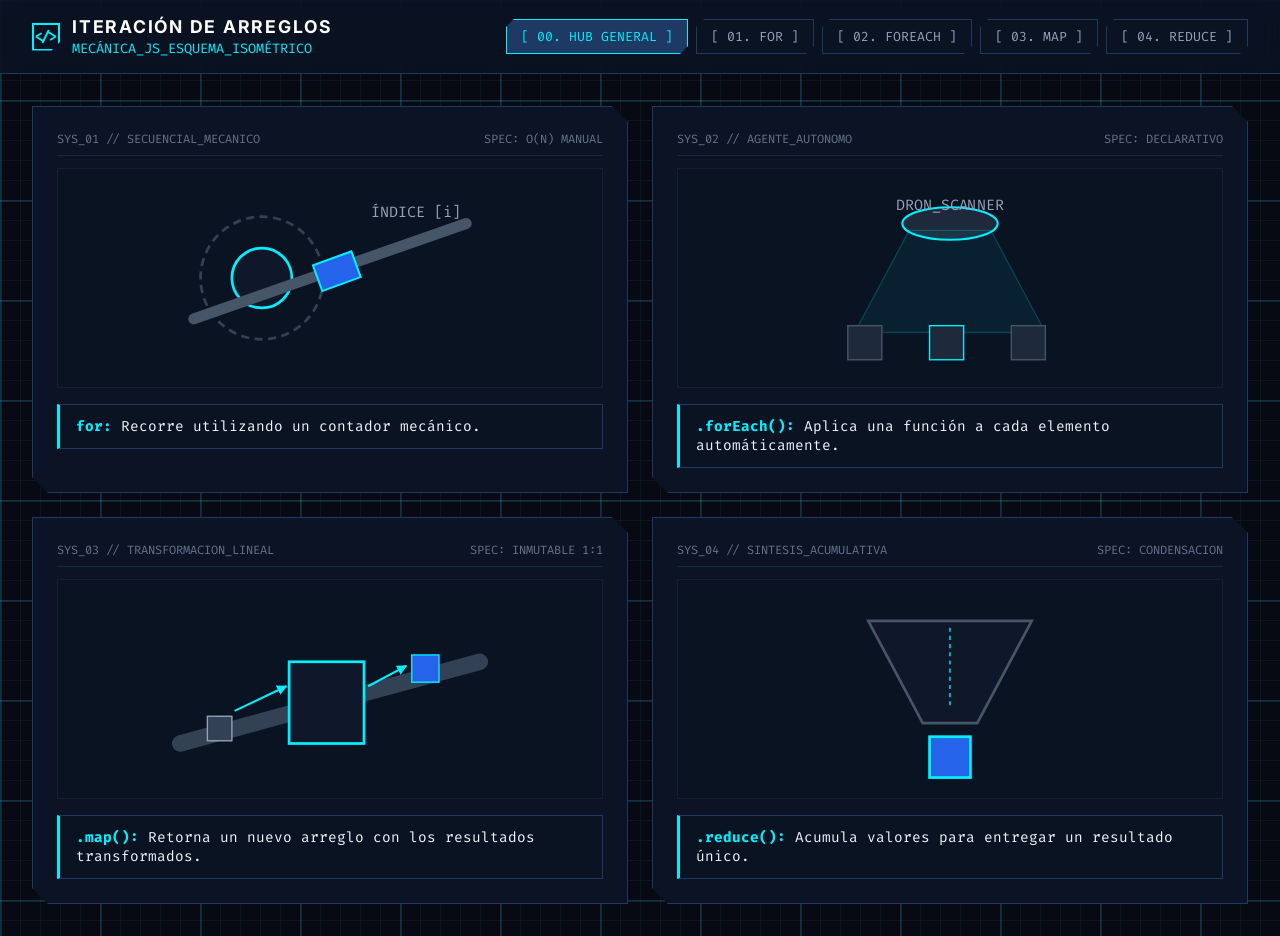
<file: index.html>
<!DOCTYPE html>
<html lang="es">
<head>
  <meta charset="UTF-8">
  <meta name="viewport" content="width=device-width, initial-scale=1.0">
  <title>JS Array Engine — Blueprint Interactivo</title>
  <meta name="description" content="SPA didáctica isométrica que explica la iteración de arrays en JavaScript: for, forEach, map y reduce como máquinas industriales.">
  <link rel="preconnect" href="https://fonts.googleapis.com">
  <link rel="preconnect" href="https://fonts.gstatic.com" crossorigin>
  <link href="https://fonts.googleapis.com/css2?family=Fira+Code:wght@400;500;600;700&family=Inter:wght@400;600;800&display=swap" rel="stylesheet">

  <link rel="stylesheet" href="styles/tokens.css">
  <link rel="stylesheet" href="styles/layout.css">
  <link rel="stylesheet" href="styles/components.css">
  <link rel="stylesheet" href="styles/machines.css">
</head>
<body>

  <!-- ==========================================================================
       BARRA DE NAVEGACIÓN SUPERIOR
       ========================================================================== -->
  <header>
    <div class="brand">
      <div class="brand-icon" aria-hidden="true">&lt;/&gt;</div>
      <div>
        <h1>Iteración de Arreglos</h1>
        <span>MECÁNICA_JS_ESQUEMA_ISOMÉTRICO</span>
      </div>
    </div>

    <nav class="nav-tabs" aria-label="Módulos de iteración">
      <button class="tab-btn active" type="button" data-nav="hub" data-view="hub" aria-current="page">[ 00. HUB GENERAL ]</button>
      <button class="tab-btn" type="button" data-nav="for" data-view="for">[ 01. FOR ]</button>
      <button class="tab-btn" type="button" data-nav="forEach" data-view="forEach">[ 02. FOREACH ]</button>
      <button class="tab-btn" type="button" data-nav="map" data-view="map">[ 03. MAP ]</button>
      <button class="tab-btn" type="button" data-nav="reduce" data-view="reduce">[ 04. REDUCE ]</button>
    </nav>
  </header>

  <!-- ==========================================================================
       BREADCRUMBS TÉCNICOS · solo visibles dentro de una máquina
       ========================================================================== -->
  <nav class="breadcrumbs" id="breadcrumbs" aria-label="Ruta de navegación" hidden>
    <button class="crumb-btn" type="button" data-nav="hub">[ ← HUB ]</button>
    <span class="crumb-sep" aria-hidden="true">/</span>
    <span class="crumb-current" id="breadcrumb-current">HUB GENERAL</span>
  </nav>

  <main>
    <!-- ==========================================================================
         VISTA 0 · HUB GENERAL   (lámina de referencia: assets/refs/index.jpg)
         ========================================================================== -->
    <section id="view-hub" class="view-container active" aria-label="Hub general">
      <div class="hub-grid">

        <!-- CARD 1: FOR -->
        <article class="blueprint-card" data-nav="for" title="Abrir la máquina SYS_01">
          <div class="card-technical-header">
            <span>SYS_01 // SECUENCIAL_MECANICO</span>
            <span>SPEC: O(N) MANUAL</span>
          </div>
          <div class="card-illustration">
            <svg viewBox="0 0 300 160" width="100%" height="100%" aria-hidden="true">
              <!-- Engranaje y regla simplificada -->
              <circle cx="100" cy="80" r="45" stroke="#334155" stroke-width="2" fill="none" stroke-dasharray="6 4"/>
              <circle cx="100" cy="80" r="22" stroke="var(--cyan-bright)" stroke-width="2" fill="#0f172a"/>
              <line x1="50" y1="110" x2="250" y2="40" stroke="#475569" stroke-width="8" stroke-linecap="round"/>
              <rect x="140" y="65" width="30" height="20" fill="var(--blue-accent)" stroke="var(--cyan-bright)" stroke-width="1.5" transform="rotate(-20 155 75)"/>
              <text x="180" y="35" class="callout-label" fill="var(--cyan-bright)">ÍNDICE [i]</text>
            </svg>
          </div>
          <div class="card-footer">
            <strong>for:</strong> Recorre utilizando un contador mecánico.
          </div>
        </article>

        <!-- CARD 2: FOREACH -->
        <article class="blueprint-card" data-nav="forEach" title="Abrir la máquina SYS_02">
          <div class="card-technical-header">
            <span>SYS_02 // AGENTE_AUTONOMO</span>
            <span>SPEC: DECLARATIVO</span>
          </div>
          <div class="card-illustration">
            <svg viewBox="0 0 300 160" width="100%" height="100%" aria-hidden="true">
              <!-- Dron escaneando -->
              <ellipse cx="150" cy="40" rx="35" ry="12" fill="#1e293b" stroke="var(--cyan-bright)" stroke-width="1.5"/>
              <polygon points="120,45 80,120 220,120 180,45" fill="rgba(0,240,255,0.06)" stroke="rgba(0,240,255,0.2)"/>
              <!-- Elementos base -->
              <rect x="75" y="115" width="25" height="25" fill="#1e293b" stroke="#475569"/>
              <rect x="135" y="115" width="25" height="25" fill="#1e293b" stroke="var(--cyan-bright)"/>
              <rect x="195" y="115" width="25" height="25" fill="#1e293b" stroke="#475569"/>
              <text x="110" y="30" class="callout-label">DRON_SCANNER</text>
            </svg>
          </div>
          <div class="card-footer">
            <strong>.forEach():</strong> Aplica una función a cada elemento automáticamente.
          </div>
        </article>

        <!-- CARD 3: MAP -->
        <article class="blueprint-card" data-nav="map" title="Abrir la máquina SYS_03">
          <div class="card-technical-header">
            <span>SYS_03 // TRANSFORMACION_LINEAL</span>
            <span>SPEC: INMUTABLE 1:1</span>
          </div>
          <div class="card-illustration">
            <svg viewBox="0 0 300 160" width="100%" height="100%" aria-hidden="true">
              <defs>
                <marker id="arrow" viewBox="0 0 10 10" refX="9" refY="5"
                        markerWidth="5" markerHeight="5" orient="auto-start-reverse">
                  <path d="M 0 0 L 10 5 L 0 10 z" fill="var(--cyan-bright)"/>
                </marker>
              </defs>
              <!-- Cinta y cabina -->
              <line x1="40" y1="120" x2="260" y2="60" stroke="#334155" stroke-width="12" stroke-linecap="round"/>
              <rect x="120" y="60" width="55" height="60" fill="#0f172a" stroke="var(--cyan-bright)" stroke-width="2"/>
              <rect x="60" y="100" width="18" height="18" fill="#334155" stroke="#94a3b8"/>
              <rect x="210" y="55" width="20" height="20" fill="var(--blue-accent)" stroke="var(--cyan-bright)"/>
              <!-- Flujo de datos: entrada ➔ cámara ➔ salida -->
              <line x1="80" y1="96" x2="118" y2="78" stroke="var(--cyan-bright)" stroke-width="1.5" marker-end="url(#arrow)"/>
              <line x1="178" y1="78" x2="206" y2="63" stroke="var(--cyan-bright)" stroke-width="1.5" marker-end="url(#arrow)"/>
            </svg>
          </div>
          <div class="card-footer">
            <strong>.map():</strong> Retorna un nuevo arreglo con los resultados transformados.
          </div>
        </article>

        <!-- CARD 4: REDUCE -->
        <article class="blueprint-card" data-nav="reduce" title="Abrir la máquina SYS_04">
          <div class="card-technical-header">
            <span>SYS_04 // SINTESIS_ACUMULATIVA</span>
            <span>SPEC: CONDENSACION</span>
          </div>
          <div class="card-illustration">
            <svg viewBox="0 0 300 160" width="100%" height="100%" aria-hidden="true">
              <!-- Tolva / Embudo -->
              <polygon points="90,30 210,30 170,105 130,105" fill="#0f172a" stroke="#475569" stroke-width="2"/>
              <line x1="150" y1="35" x2="150" y2="95" stroke="var(--cyan-bright)" stroke-dasharray="3 3"/>
              <!-- Bloque final condensado -->
              <rect x="135" y="115" width="30" height="30" fill="var(--blue-accent)" stroke="var(--cyan-bright)" stroke-width="2"/>
            </svg>
          </div>
          <div class="card-footer">
            <strong>.reduce():</strong> Acumula valores para entregar un resultado único.
          </div>
        </article>

      </div>
    </section>

    <!-- ==========================================================================
         VISTA 1 · MÓDULO 01   (lámina de referencia: assets/refs/for.jpg)
         ========================================================================== -->
    <section id="view-for" class="view-container" aria-label="Módulo for" aria-hidden="true">
      <div class="simulator-layout">

        <!-- PANEL DE TELEMETRÍA -->
        <div class="telemetry-sidebar">
          <div class="code-console-card">
            <div class="section-title">CONTROL_LOGICO_SECUENCIAL</div>

            <!-- El for se expone partido por fases: init / condición / cuerpo /
                 incremento. Es lo que permite resaltar i++ por separado (D-05). -->
            <div class="code-block" id="for-code">
              <span class="code-line" id="for-l1">let colores = ['Rojo', 'Azul', 'Verde'];</span>
              <span class="code-line" id="for-l2">for (let i = 0;</span>
              <span class="code-line" id="for-l3">&nbsp;&nbsp;&nbsp;&nbsp;&nbsp;i &lt; colores.length; <span class="code-tag">// condición</span></span>
              <span class="code-line" id="for-l4">&nbsp;&nbsp;&nbsp;&nbsp;&nbsp;i++) { <span class="code-tag">// incremento</span></span>
              <span class="code-line" id="for-l5">&nbsp;&nbsp;console.log(colores[i]); <span class="code-tag">// cuerpo</span></span>
              <span class="code-line" id="for-l6">}</span>
            </div>

            <div class="controls-group" data-controls="for">
              <button class="btn btn-primary" type="button" data-control="step" aria-label="Avanzar un paso">⏭ Siguiente Paso</button>
              <button class="btn" type="button" data-control="play" aria-pressed="false" aria-label="Reproducción automática">▶ Auto</button>
              <button class="btn" type="button" data-control="reset" aria-label="Reiniciar la máquina">↺ Reset</button>
            </div>

            <label class="clock-speed">
              Clock Speed
              <input type="range" min="200" max="2000" step="100" value="900" data-speed="for"
                     aria-label="Velocidad de ejecución del módulo for">
              <output data-speed-out="for">900 ms</output>
            </label>
          </div>

          <div class="code-console-card">
            <div class="section-title">TERMINAL // STDOUT</div>
            <div class="stdout-box" id="for-console" role="log" aria-live="polite" aria-label="Salida de la consola"></div>
          </div>
        </div>

        <!-- MÁQUINA ISOMÉTRICA -->
        <div class="viewport-machine">
          <div class="viewport-header">
            <div class="viewport-title">Arquitectura del Bucle for</div>
            <div class="badge-iso">SISTEMA_MECÁNICO // TOPE_LÁSER</div>
          </div>

          <div class="svg-canvas-wrapper">
            <svg class="iso-diagram" viewBox="0 0 800 480" role="img" aria-label="Máquina de iteración secuencial: regla graduada, carro móvil, racks de contenedores y barrera láser">
              <!-- CHASIS DE LOS RACKS -->
              <g id="for-racks">
                <path d="M 280 200 L 700 340 L 700 370 L 280 230 Z" class="wire-frame"/>
                <path d="M 280 120 L 700 260 L 700 290 L 280 150 Z" class="wire-frame"/>

                <g id="box-0" transform="translate(320, 160)">
                  <polygon points="40,20 80,0 120,20 80,40" class="iso-cube-top"/>
                  <polygon points="40,20 80,40 80,85 40,65" class="iso-cube-left"/>
                  <polygon points="80,40 120,20 120,65 80,85" class="iso-cube-right"/>
                  <text x="68" y="60" class="cube-label">Rojo</text>
                </g>

                <g id="box-1" transform="translate(440, 200)">
                  <polygon points="40,20 80,0 120,20 80,40" class="iso-cube-top"/>
                  <polygon points="40,20 80,40 80,85 40,65" class="iso-cube-left"/>
                  <polygon points="80,40 120,20 120,65 80,85" class="iso-cube-right"/>
                  <text x="68" y="60" class="cube-label">Azul</text>
                </g>

                <g id="box-2" transform="translate(560, 240)">
                  <polygon points="40,20 80,0 120,20 80,40" class="iso-cube-top"/>
                  <polygon points="40,20 80,40 80,85 40,65" class="iso-cube-left"/>
                  <polygon points="80,40 120,20 120,65 80,85" class="iso-cube-right"/>
                  <text x="64" y="60" class="cube-label">Verde</text>
                </g>
              </g>

              <!-- GUÍA MECÁNICA GRADUADA -->
              <g id="slider-rail">
                <line x1="120" y1="260" x2="480" y2="400" stroke="#334155" stroke-width="16" stroke-linecap="round"/>
                <line x1="120" y1="260" x2="480" y2="400" stroke="#64748b" stroke-width="2" stroke-dasharray="10 5"/>
              </g>

              <!-- RELOJ / CONTADOR LCD DE ÍNDICE -->
              <g id="counter-dial" transform="translate(80, 200)">
                <circle cx="30" cy="30" r="28" fill="#091322" stroke="#475569" stroke-width="2"/>
                <circle cx="30" cy="30" r="22" fill="#0b1324" stroke="var(--cyan-bright)" stroke-width="1.5"/>
                <text id="lcd-index" x="24" y="37" class="lcd-readout">0</text>
                <text x="-40" y="-10" class="callout-label">Contador manual [i]</text>
                <circle class="callout-anchor" cx="30" cy="30" r="34"/>
              </g>

              <!-- PISTÓN / CARRO DESLIZANTE -->
              <g id="slider-carriage" data-part transform="translate(130, 245)">
                <rect x="0" y="0" width="45" height="26" fill="#091322" stroke="var(--cyan-bright)" stroke-width="2" transform="rotate(25)"/>
                <line x1="20" y1="10" x2="60" y2="-30" stroke="var(--cyan-bright)" stroke-width="1.5"/>
                <circle cx="60" cy="-30" r="3" fill="var(--cyan-bright)"/>
              </g>

              <!-- SENSOR LÁSER DE TOPE ESTRICTO (i < length)
                   Emisor en (697, 310); el haz sale a 30° hacia la izquierda. -->
              <g id="laser-sensor" transform="translate(680, 280)">
                <rect x="0" y="0" width="35" height="60" fill="#091322" stroke="var(--cyan-bright)" stroke-width="2"/>
                <circle id="laser-emitter" cx="17" cy="30" r="8" fill="var(--cyan-bright)" filter="drop-shadow(0 0 8px var(--cyan-bright))"/>
                <line id="laser-beam" x1="17" y1="30" x2="-400" y2="-211"
                      stroke="var(--cyan-bright)" stroke-width="1.5" stroke-dasharray="8 4" opacity="0.25"/>
              </g>

              <!-- CALLOUTS TÉCNICOS -->
              <g id="for-annotations">
                <circle class="callout-anchor" cx="697" cy="310" r="4"/>
                <text x="296" y="96" class="callout-label" fill="var(--cyan-bright)">Condición de corte estricta (i &lt; length)</text>
                <line x1="492" y1="102" x2="516" y2="198" class="callout-line"/>
                <text x="486" y="196" class="callout-label">barrido del haz</text>
              </g>
            </svg>
          </div>
        </div>

      </div>
    </section>

    <!-- ==========================================================================
         VISTA 2 · MÓDULO 02   (lámina de referencia: assets/refs/forEach.jpg)
         ========================================================================== -->
    <section id="view-forEach" class="view-container" aria-label="Módulo forEach" aria-hidden="true">
      <div class="simulator-layout">

        <div class="telemetry-sidebar">
          <div class="code-console-card">
            <div class="section-title">CONTROL_DRON_AUTOMATIZADO</div>

            <div class="code-block" id="forEach-code">
              <span class="code-line" id="fe-l1">let colores = ['Rojo', 'Azul', 'Verde'];</span>
              <span class="code-line" id="fe-l2">colores.forEach(function(color) {</span>
              <span class="code-line" id="fe-l3">&nbsp;&nbsp;console.log(color);</span>
              <span class="code-line" id="fe-l4">});</span>
            </div>

            <div class="controls-group" data-controls="forEach">
              <button class="btn btn-primary" type="button" data-control="step" aria-label="Avanzar un paso">⏭ Siguiente Elemento</button>
              <button class="btn" type="button" data-control="play" aria-pressed="false" aria-label="Reproducción automática">▶ Auto</button>
              <button class="btn" type="button" data-control="reset" aria-label="Reiniciar la máquina">↺ Reset</button>
            </div>

            <label class="clock-speed">
              Clock Speed
              <input type="range" min="200" max="2000" step="100" value="1100" data-speed="forEach"
                     aria-label="Velocidad de ejecución del módulo forEach">
              <output data-speed-out="forEach">1100 ms</output>
            </label>
          </div>

          <div class="code-console-card">
            <div class="section-title">TERMINAL // STDOUT</div>
            <div class="stdout-box" id="forEach-console" role="log" aria-live="polite" aria-label="Salida de la consola"></div>
          </div>
        </div>

        <div class="viewport-machine">
          <div class="viewport-header">
            <div class="viewport-title">Automatización con .forEach()</div>
            <div class="badge-iso">SIN_GESTIÓN_DE_CONTADOR // ESCANEO_DIRECTO</div>
          </div>

          <div class="svg-canvas-wrapper">
            <svg class="iso-diagram" viewBox="0 0 800 480" role="img" aria-label="Máquina de escaneo autónomo: un dron sobrevuela los contenedores y dispara el callback sobre cada celda">
              <!-- Racks estáticos -->
              <g transform="translate(40, 20)">
                <g id="fe-box-0" transform="translate(240, 230)">
                  <polygon points="40,20 80,0 120,20 80,40" class="iso-cube-top"/>
                  <polygon points="40,20 80,40 80,85 40,65" class="iso-cube-left"/>
                  <polygon points="80,40 120,20 120,65 80,85" class="iso-cube-right"/>
                  <text x="68" y="60" class="cube-label">Rojo</text>
                </g>
                <g id="fe-box-1" transform="translate(360, 270)">
                  <polygon points="40,20 80,0 120,20 80,40" class="iso-cube-top"/>
                  <polygon points="40,20 80,40 80,85 40,65" class="iso-cube-left"/>
                  <polygon points="80,40 120,20 120,65 80,85" class="iso-cube-right"/>
                  <text x="68" y="60" class="cube-label">Azul</text>
                </g>
                <g id="fe-box-2" transform="translate(480, 310)">
                  <polygon points="40,20 80,0 120,20 80,40" class="iso-cube-top"/>
                  <polygon points="40,20 80,40 80,85 40,65" class="iso-cube-left"/>
                  <polygon points="80,40 120,20 120,65 80,85" class="iso-cube-right"/>
                  <text x="64" y="60" class="cube-label">Verde</text>
                </g>
              </g>

              <!-- DRON VOLADOR AUTÓNOMO -->
              <g id="fe-drone" data-part transform="translate(310, 140)">
                <!-- Cono de escaneo proyectado -->
                <polygon id="fe-scan-beam" points="50,20 -10,130 110,130" fill="rgba(0, 240, 255, 0.18)" stroke="var(--cyan-bright)" stroke-dasharray="4 2" opacity="0"/>

                <!-- Chasis y rotores -->
                <ellipse cx="50" cy="20" rx="42" ry="14" fill="#0b1324" stroke="var(--cyan-bright)" stroke-width="2"/>
                <circle cx="15" cy="15" r="10" stroke="#64748b" fill="none" stroke-width="1.5"/>
                <circle cx="85" cy="15" r="10" stroke="#64748b" fill="none" stroke-width="1.5"/>
                <circle cx="50" cy="20" r="5" fill="var(--cyan-bright)"/>

                <text x="100" y="10" class="callout-label" fill="var(--cyan-bright)">Agente Autónomo (Callback)</text>
              </g>
            </svg>
          </div>
        </div>

      </div>
    </section>

    <!-- ==========================================================================
         VISTA 3 · MÓDULO 03   (lámina de referencia: assets/refs/map.jpg)
         ========================================================================== -->
    <section id="view-map" class="view-container" aria-label="Módulo map" aria-hidden="true">
      <div class="simulator-layout">

        <div class="telemetry-sidebar">
          <div class="code-console-card">
            <div class="section-title">TRANSFORMACIÓN_LINEAL_MAP</div>

            <div class="code-block" id="map-code">
              <span class="code-line" id="map-l1">let productos = ['papas', 'gaseosa'];</span>
              <span class="code-line" id="map-l2">let enMayusculas = productos.map(</span>
              <span class="code-line" id="map-l3">&nbsp;&nbsp;item =&gt; item.toUpperCase()</span>
              <span class="code-line" id="map-l4">);</span>
            </div>

            <div class="controls-group" data-controls="map">
              <button class="btn btn-primary" type="button" data-control="step" aria-label="Procesar el siguiente ítem">⏭ Procesar Item</button>
              <button class="btn" type="button" data-control="play" aria-pressed="false" aria-label="Reproducción automática">▶ Auto</button>
              <button class="btn" type="button" data-control="reset" aria-label="Reiniciar la máquina">↺ Reset</button>
            </div>

            <label class="clock-speed">
              Clock Speed
              <input type="range" min="200" max="2000" step="100" value="1000" data-speed="map"
                     aria-label="Velocidad de ejecución del módulo map">
              <output data-speed-out="map">1000 ms</output>
            </label>
          </div>

          <div class="code-console-card">
            <div class="section-title">TERMINAL // ARREGLO RETORNADO</div>
            <div class="stdout-box" id="map-console" role="log" aria-live="polite" aria-label="Salida de la consola"></div>
          </div>
        </div>

        <div class="viewport-machine">
          <div class="viewport-header">
            <div class="viewport-title">Transformación Inmutable con .map()</div>
            <div class="badge-iso">ENTRADA_BRUTA ➔ CÁMARA ➔ NUEVO_ARREGLO</div>
          </div>

          <div class="svg-canvas-wrapper">
            <svg class="iso-diagram" viewBox="0 0 800 480" role="img" aria-label="Máquina de transformación: cinta transportadora con cámara central, estantería de origen intacta y estantería de salida">
              <!-- Estantería de Origen -->
              <g id="shelf-origin" transform="translate(60, 160)">
                <path d="M 0 40 L 80 0 L 160 40 L 80 80 Z" class="wire-frame"/>
                <path d="M 0 100 L 80 60 L 160 100 L 80 140 Z" class="wire-frame"/>
                <text x="20" y="158" class="callout-label">Estantería de Origen (Intacta)</text>
              </g>

              <!-- Cinta Transportadora -->
              <path d="M 190 280 L 610 140" stroke="#334155" stroke-width="20" stroke-linecap="round"/>
              <path d="M 190 280 L 610 140" stroke="var(--cyan-bright)" stroke-width="2" stroke-dasharray="12 8"/>

              <!-- Cámara de Transformación -->
              <g id="transform-chamber" transform="translate(350, 140)">
                <rect x="0" y="0" width="90" height="110" fill="#091322" stroke="var(--cyan-bright)" stroke-width="2.5"/>
                <circle cx="45" cy="55" r="24" fill="none" stroke="var(--blue-laser)" stroke-width="2" stroke-dasharray="8 4"/>
                <text x="18" y="58" class="chamber-label">.toUpperCase()</text>
              </g>

              <!-- Ítem dinámico en la cinta -->
              <g id="conveyor-item" data-part transform="translate(230, 240)">
                <rect x="0" y="0" width="30" height="30" fill="#334155" stroke="#94a3b8" stroke-width="1.5"/>
                <text id="conveyor-item-text" x="5" y="20" class="item-label">papas</text>
              </g>

              <!-- Nueva Estantería Destino: aquí se acumulan los ítems
                   transformados, uno por cada entrada (correspondencia 1:1) -->
              <g id="shelf-dest" transform="translate(620, 80)">
                <path d="M 0 40 L 80 0 L 160 40 L 80 80 Z" class="wire-frame"/>
                <path d="M 0 100 L 80 60 L 160 100 L 80 140 Z" class="wire-frame"/>
                <text x="10" y="158" class="callout-label" fill="var(--cyan-bright)">Nueva Estantería</text>
              </g>

              <g id="map-out-items">
                <g id="map-out-slot-0" opacity="0">
                  <rect x="0" y="0" width="34" height="22" fill="var(--blue-accent)" stroke="var(--cyan-bright)" stroke-width="1.5"/>
                  <text id="map-out-label-0" x="5" y="15" class="item-label">—</text>
                </g>
                <g id="map-out-slot-1" opacity="0">
                  <rect x="0" y="0" width="34" height="22" fill="var(--blue-accent)" stroke="var(--cyan-bright)" stroke-width="1.5"/>
                  <text id="map-out-label-1" x="5" y="15" class="item-label">—</text>
                </g>
              </g>

              <!-- Lectura del arreglo retornado -->
              <text id="map-out" x="430" y="400" class="callout-label" fill="var(--cyan-bright)">salida → []</text>
            </svg>
          </div>
        </div>

      </div>
    </section>

    <!-- ==========================================================================
         VISTA 4 · MÓDULO 04   (lámina de referencia: assets/refs/reduce.jpg)
         ========================================================================== -->
    <section id="view-reduce" class="view-container" aria-label="Módulo reduce" aria-hidden="true">
      <div class="simulator-layout">

        <div class="telemetry-sidebar">
          <div class="code-console-card">
            <div class="section-title">SÍNTESIS_Y_CONDENSACIÓN</div>

            <div class="code-block" id="reduce-code">
              <span class="code-line" id="red-l1">let valores = [10, 20, 30];</span>
              <span class="code-line" id="red-l2">let total = valores.reduce(</span>
              <span class="code-line" id="red-l3">&nbsp;&nbsp;(acc, curr) =&gt; acc + curr,</span>
              <span class="code-line" id="red-l4">&nbsp;&nbsp;0 <span class="code-tag">// valor inicial</span></span>
              <span class="code-line" id="red-l5">);</span>
            </div>

            <div class="controls-group" data-controls="reduce">
              <button class="btn btn-primary" type="button" data-control="step" aria-label="Alimentar la tolva con el siguiente valor">⏭ Alimentar Tolva</button>
              <button class="btn" type="button" data-control="play" aria-pressed="false" aria-label="Reproducción automática">▶ Auto</button>
              <button class="btn" type="button" data-control="reset" aria-label="Reiniciar la máquina">↺ Reset</button>
            </div>

            <label class="clock-speed">
              Clock Speed
              <input type="range" min="200" max="2000" step="100" value="1000" data-speed="reduce"
                     aria-label="Velocidad de ejecución del módulo reduce">
              <output data-speed-out="reduce">1000 ms</output>
            </label>
          </div>

          <div class="code-console-card">
            <div class="section-title">ACUMULADOR // TELEMETRÍA</div>
            <div class="stdout-box" id="reduce-console" role="log" aria-live="polite" aria-label="Salida de la consola"></div>
          </div>
        </div>

        <div class="viewport-machine">
          <div class="viewport-header">
            <div class="viewport-title">Síntesis de Datos con .reduce()</div>
            <div class="badge-iso">TOLVA_ACUMULADORA ➔ SALIDA_ÚNICA</div>
          </div>

          <div class="svg-canvas-wrapper">
            <svg class="iso-diagram" viewBox="0 0 800 480" role="img" aria-label="Máquina de compactación: los bloques caen en una tolva y se sintetizan en un único bloque de salida">
              <!-- Tolva de Compactación -->
              <g id="hopper-funnel" transform="translate(250, 40)">
                <polygon points="50,40 250,40 180,240 120,240" fill="#091322" stroke="#475569" stroke-width="2"/>
                <path d="M 70 60 L 130 220" stroke="var(--blue-laser)" stroke-width="1.5" stroke-dasharray="6 3"/>
                <path d="M 230 60 L 170 220" stroke="var(--blue-laser)" stroke-width="1.5" stroke-dasharray="6 3"/>
                <!-- Bloque compactado: crece con cada entrada sintetizada -->
                <rect id="hopper-stack" x="122" y="240" width="56" height="0" fill="var(--blue-accent)" stroke="var(--cyan-bright)" stroke-width="1.5" opacity="0"/>
                <text x="100" y="25" class="callout-label">Recorre y embuda elementos</text>
              </g>

              <!-- Bloque que cae -->
              <g id="falling-block" data-part="press" transform="translate(380, 20)">
                <rect x="0" y="0" width="35" height="35" fill="#334155" stroke="var(--cyan-bright)" stroke-width="1.5"/>
                <text id="falling-val" x="8" y="22" class="item-label">10</text>
              </g>

              <!-- Bloque acumulador final condensado -->
              <g id="accumulator-result" transform="translate(370, 320)">
                <rect x="0" y="0" width="60" height="50" fill="var(--blue-accent)" stroke="var(--cyan-bright)" stroke-width="2"/>
                <text id="total-val" x="12" y="32" class="lcd-readout-sm">acc: 0</text>
                <text x="-120" y="28" class="callout-label" fill="var(--cyan-bright)">Resultado final único ➔</text>
              </g>
            </svg>
          </div>
        </div>

      </div>
    </section>
  </main>

  <!-- ==========================================================================
       MOTOR
       ========================================================================== -->
  <script src="scripts/app.js"></script>
  <script src="scripts/engine.js"></script>
  <script src="scripts/modules/for.js"></script>
  <script src="scripts/modules/forEach.js"></script>
  <script src="scripts/modules/map.js"></script>
  <script src="scripts/modules/reduce.js"></script>
</body>
</html>
</file>
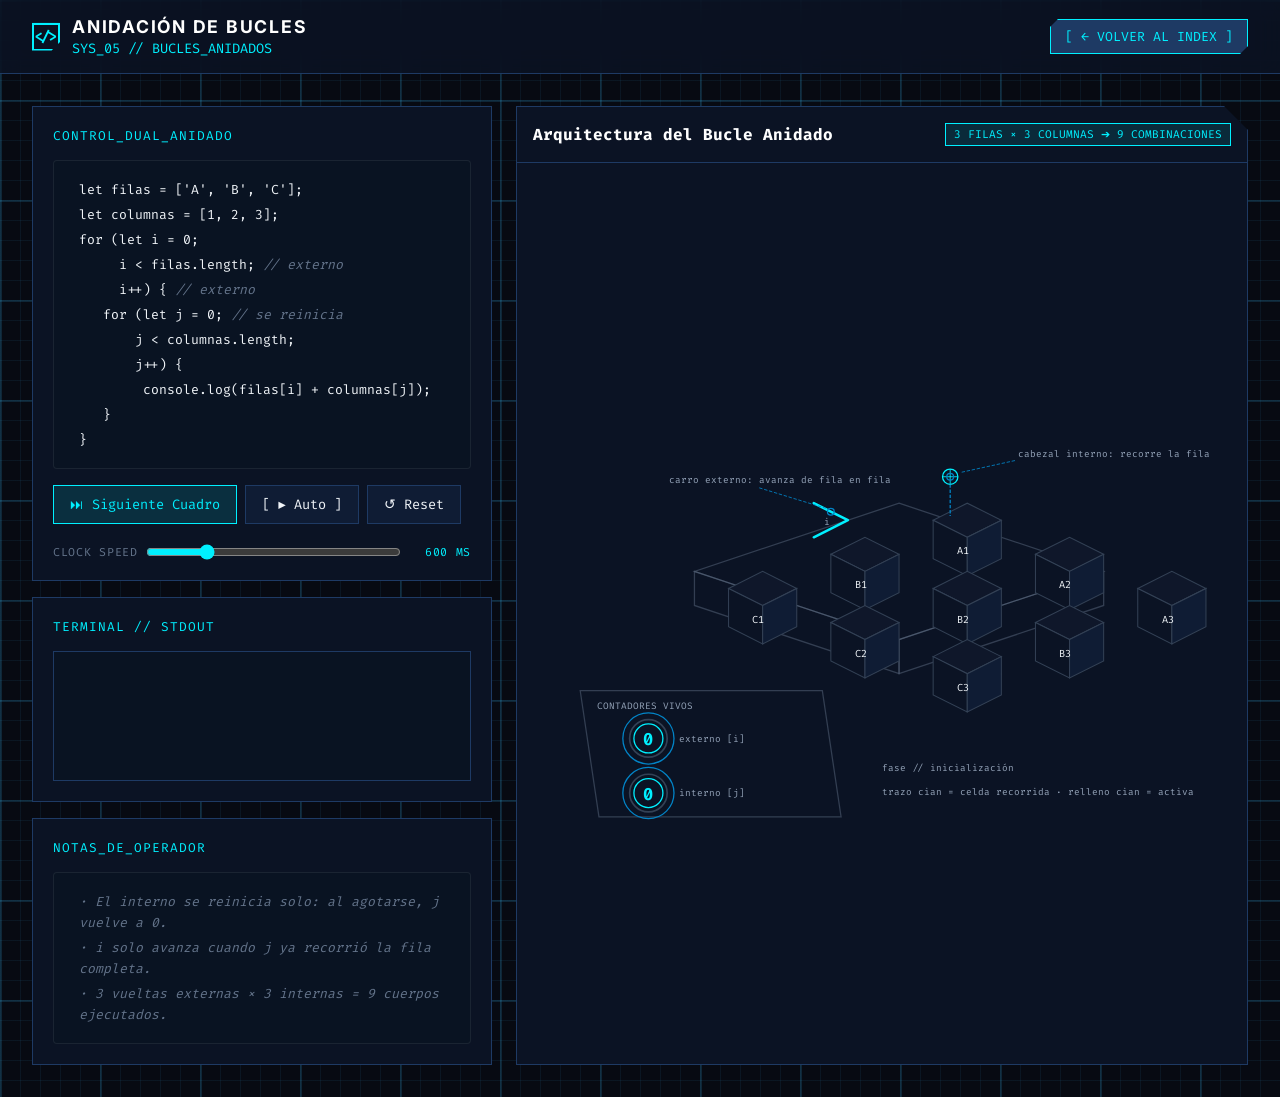
<file: for.html>
<!DOCTYPE html>
<html lang="es">
<head>
  <meta charset="UTF-8">
  <meta name="viewport" content="width=device-width, initial-scale=1.0">
  <title>for dentro de for — JS Array Engine</title>
  <meta name="description" content="Ejemplo individual: cómo funciona un bucle for anidado, con dos contadores, dos carros y la reinicialización del bucle interno.">

  <link rel="preconnect" href="https://fonts.googleapis.com">
  <link rel="preconnect" href="https://fonts.gstatic.com" crossorigin>
  <link href="https://fonts.googleapis.com/css2?family=Fira+Code:wght@400;500;600;700&family=Inter:wght@400;600;800&display=swap" rel="stylesheet">

  <!-- Hojas compartidas con el Hub: sin estilos ni scripts inline -->
  <link rel="stylesheet" href="styles/tokens.css">
  <link rel="stylesheet" href="styles/layout.css">
  <link rel="stylesheet" href="styles/components.css">
  <link rel="stylesheet" href="styles/machines.css">
</head>
<body>

  <!-- ==========================================================================
       BARRA DE NAVEGACIÓN (misma marca, con la vuelta al Hub como pestaña)
       ========================================================================== -->
  <header>
    <div class="brand">
      <div class="brand-icon" aria-hidden="true">&lt;/&gt;</div>
      <div>
        <h1>Anidación de Bucles</h1>
        <span>SYS_05 // BUCLES_ANIDADOS</span>
      </div>
    </div>

    <nav class="nav-tabs" aria-label="Navegación del proyecto">
      <a class="tab-btn active" href="index.html" aria-current="page">[ ← VOLVER AL INDEX ]</a>
    </nav>
  </header>

  <main>
    <h2 class="sr-only">El bucle for dentro de un for: dos contadores, dos carros y nueve combinaciones</h2>

    <div class="simulator-layout">

      <!-- ======================================================================
           PANEL DE TELEMETRÍA
           ====================================================================== -->
      <div class="telemetry-sidebar">
        <div class="code-console-card">
          <div class="section-title">CONTROL_DUAL_ANIDADO</div>

          <!-- El código se expone partido por fases (D-05): cada movimiento
               mecánico necesita una línea propia que resaltar. -->
          <div class="code-block" id="forNested-code">
            <span class="code-line">let filas = ['A', 'B', 'C'];</span>
            <span class="code-line">let columnas = [1, 2, 3];</span>
            <span class="code-line">for (let i = 0;</span>
            <span class="code-line">&nbsp;&nbsp;&nbsp;&nbsp;&nbsp;i &lt; filas.length; <span class="code-tag">// externo</span></span>
            <span class="code-line">&nbsp;&nbsp;&nbsp;&nbsp;&nbsp;i++) { <span class="code-tag">// externo</span></span>
            <span class="code-line">&nbsp;&nbsp;&nbsp;for (let j = 0; <span class="code-tag">// se reinicia</span></span>
            <span class="code-line">&nbsp;&nbsp;&nbsp;&nbsp;&nbsp;&nbsp;&nbsp;j &lt; columnas.length;</span>
            <span class="code-line">&nbsp;&nbsp;&nbsp;&nbsp;&nbsp;&nbsp;&nbsp;j++) {</span>
            <span class="code-line">&nbsp;&nbsp;&nbsp;&nbsp;&nbsp;&nbsp;&nbsp;&nbsp;console.log(filas[i] + columnas[j]);</span>
            <span class="code-line">&nbsp;&nbsp;&nbsp;}</span>
            <span class="code-line">}</span>
          </div>

          <div class="controls-group" data-controls="forNested">
            <button class="btn btn-primary" type="button" data-control="step" aria-label="Avanzar un cuadro">⏭ Siguiente Cuadro</button>
            <button class="btn" type="button" data-control="play" aria-pressed="false" aria-label="Reproducción automática">▶ Auto</button>
            <button class="btn" type="button" data-control="reset" aria-label="Reiniciar la máquina">↺ Reset</button>
          </div>

          <label class="clock-speed">
            Clock Speed
            <input type="range" min="200" max="2000" step="100" value="600" data-speed="forNested"
                   aria-label="Velocidad de ejecución del bucle anidado">
            <output data-speed-out="forNested">600 ms</output>
          </label>
        </div>

        <div class="code-console-card">
          <div class="section-title">TERMINAL // STDOUT</div>
          <div class="stdout-box" id="forNested-console" role="log" aria-live="polite" aria-label="Salida de la consola"></div>
        </div>

        <div class="code-console-card">
          <div class="section-title">NOTAS_DE_OPERADOR</div>
          <div class="code-block">
            <span class="code-line"><span class="code-tag">· El interno se reinicia solo: al agotarse, j vuelve a 0.</span></span>
            <span class="code-line"><span class="code-tag">· i solo avanza cuando j ya recorrió la fila completa.</span></span>
            <span class="code-line"><span class="code-tag">· 3 vueltas externas × 3 internas = 9 cuerpos ejecutados.</span></span>
          </div>
        </div>
      </div>

      <!-- ======================================================================
           MÁQUINA ISOMÉTRICA
           ====================================================================== -->
      <div class="viewport-machine">
        <div class="viewport-header">
          <div class="viewport-title">Arquitectura del Bucle Anidado</div>
          <div class="badge-iso">3 FILAS × 3 COLUMNAS ➔ 9 COMBINACIONES</div>
        </div>

        <div class="svg-canvas-wrapper">
          <svg class="iso-diagram" viewBox="0 0 800 480" role="img" aria-label="Máquina de bucles anidados: plataforma de 3 filas por 3 columnas, un carro externo que avanza de fila en fila y un cabezal de barrido que recorre cada fila entera">
            <!-- PLATAFORMA DE LA MALLA -->
            <g id="nf-rack">
              <path d="M 420 110 L 660 190 L 420 270 L 180 190 Z" class="wire-frame"/>
              <path d="M 660 190 L 660 230 L 420 310 L 420 270 Z" class="wire-frame"/>
              <path d="M 180 190 L 180 230 L 420 310 L 420 270 Z" class="wire-frame"/>
            </g>

            <!-- CARRO EXTERNO · señala la fila activa (se mueve con i) -->
            <g id="outer-carriage" data-part transform="translate(260, 104)">
              <path d="M 60 6 L 100 26 L 60 46" fill="none" stroke="var(--cyan-bright)" stroke-width="3"
                    stroke-linecap="round" stroke-linejoin="round"/>
              <text x="72" y="32" class="callout-label" fill="var(--cyan-bright)">i</text>
            </g>

            <!-- LAS 9 CELDAS · se encienden a medida que el interno las recorre -->
            <g id="nf-cell-0" transform="translate(420, 110)">
              <polygon points="40,20 80,0 120,20 80,40" class="iso-cube-top"/>
              <polygon points="40,20 80,40 80,85 40,65" class="iso-cube-left"/>
              <polygon points="80,40 120,20 120,65 80,85" class="iso-cube-right"/>
              <text x="68" y="60" class="cube-label">A1</text>
            </g>
            <g id="nf-cell-1" transform="translate(540, 150)">
              <polygon points="40,20 80,0 120,20 80,40" class="iso-cube-top"/>
              <polygon points="40,20 80,40 80,85 40,65" class="iso-cube-left"/>
              <polygon points="80,40 120,20 120,65 80,85" class="iso-cube-right"/>
              <text x="68" y="60" class="cube-label">A2</text>
            </g>
            <g id="nf-cell-2" transform="translate(660, 190)">
              <polygon points="40,20 80,0 120,20 80,40" class="iso-cube-top"/>
              <polygon points="40,20 80,40 80,85 40,65" class="iso-cube-left"/>
              <polygon points="80,40 120,20 120,65 80,85" class="iso-cube-right"/>
              <text x="68" y="60" class="cube-label">A3</text>
            </g>
            <g id="nf-cell-3" transform="translate(300, 150)">
              <polygon points="40,20 80,0 120,20 80,40" class="iso-cube-top"/>
              <polygon points="40,20 80,40 80,85 40,65" class="iso-cube-left"/>
              <polygon points="80,40 120,20 120,65 80,85" class="iso-cube-right"/>
              <text x="68" y="60" class="cube-label">B1</text>
            </g>
            <g id="nf-cell-4" transform="translate(420, 190)">
              <polygon points="40,20 80,0 120,20 80,40" class="iso-cube-top"/>
              <polygon points="40,20 80,40 80,85 40,65" class="iso-cube-left"/>
              <polygon points="80,40 120,20 120,65 80,85" class="iso-cube-right"/>
              <text x="68" y="60" class="cube-label">B2</text>
            </g>
            <g id="nf-cell-5" transform="translate(540, 230)">
              <polygon points="40,20 80,0 120,20 80,40" class="iso-cube-top"/>
              <polygon points="40,20 80,40 80,85 40,65" class="iso-cube-left"/>
              <polygon points="80,40 120,20 120,65 80,85" class="iso-cube-right"/>
              <text x="68" y="60" class="cube-label">B3</text>
            </g>
            <g id="nf-cell-6" transform="translate(180, 190)">
              <polygon points="40,20 80,0 120,20 80,40" class="iso-cube-top"/>
              <polygon points="40,20 80,40 80,85 40,65" class="iso-cube-left"/>
              <polygon points="80,40 120,20 120,65 80,85" class="iso-cube-right"/>
              <text x="68" y="60" class="cube-label">C1</text>
            </g>
            <g id="nf-cell-7" transform="translate(300, 230)">
              <polygon points="40,20 80,0 120,20 80,40" class="iso-cube-top"/>
              <polygon points="40,20 80,40 80,85 40,65" class="iso-cube-left"/>
              <polygon points="80,40 120,20 120,65 80,85" class="iso-cube-right"/>
              <text x="68" y="60" class="cube-label">C2</text>
            </g>
            <g id="nf-cell-8" transform="translate(420, 270)">
              <polygon points="40,20 80,0 120,20 80,40" class="iso-cube-top"/>
              <polygon points="40,20 80,40 80,85 40,65" class="iso-cube-left"/>
              <polygon points="80,40 120,20 120,65 80,85" class="iso-cube-right"/>
              <text x="68" y="60" class="cube-label">C3</text>
            </g>

            <!-- CABEZAL INTERNO · barre la fila y se enciende durante el barrido -->
            <g id="inner-head" data-part transform="translate(420, 65)">
              <circle id="inner-lens" cx="60" cy="14" r="9" fill="var(--bg-blueprint)" stroke="var(--cyan-bright)" stroke-width="1.5"/>
              <line x1="51" y1="14" x2="69" y2="14" stroke="var(--cyan-bright)" stroke-width="1"/>
              <line x1="60" y1="5" x2="60" y2="23" stroke="var(--cyan-bright)" stroke-width="1"/>
              <line x1="60" y1="23" x2="60" y2="60" stroke="var(--blue-laser)" stroke-width="1.5" stroke-dasharray="4 2"/>
            </g>

            <!-- PANEL DE CONTADORES: los dos índices, siempre legibles -->
            <g id="nf-counters">
              <path d="M 46 330 L 330 330 L 352 478 L 68 478 Z" class="wire-frame"/>
              <text x="66" y="352" class="callout-label">CONTADORES VIVOS</text>

              <g id="outer-dial" transform="translate(96, 356)">
                <circle cx="30" cy="30" r="22" fill="var(--bg-subpanel)" stroke="var(--surf-cube-stroke)" stroke-width="2"/>
                <circle cx="30" cy="30" r="17" fill="var(--bg-blueprint)" stroke="var(--cyan-bright)" stroke-width="1.5"/>
                <text id="outer-index" x="24" y="38" class="lcd-readout">0</text>
                <circle class="callout-anchor" cx="30" cy="30" r="30"/>
              </g>
              <g id="inner-dial" transform="translate(96, 420)">
                <circle cx="30" cy="30" r="22" fill="var(--bg-subpanel)" stroke="var(--surf-cube-stroke)" stroke-width="2"/>
                <circle cx="30" cy="30" r="17" fill="var(--bg-blueprint)" stroke="var(--cyan-bright)" stroke-width="1.5"/>
                <text id="inner-index" x="24" y="38" class="lcd-readout">0</text>
                <circle class="callout-anchor" cx="30" cy="30" r="30"/>
              </g>

              <text x="162" y="390" class="callout-label" fill="var(--cyan-bright)">externo [i]</text>
              <text x="162" y="454" class="callout-label" fill="var(--cyan-bright)">interno [j]</text>
            </g>

            <!-- CALLOUTS DE INGENIERÍA -->
            <g id="nf-annotations">
              <circle class="callout-anchor" cx="340" cy="120" r="4"/>
              <text x="150" y="86" class="callout-label">carro externo: avanza de fila en fila</text>
              <line x1="256" y1="92" x2="334" y2="116" class="callout-line"/>

              <circle class="callout-anchor" cx="480" cy="79" r="4"/>
              <text x="560" y="56" class="callout-label" fill="var(--cyan-bright)">cabezal interno: recorre la fila</text>
              <line x1="556" y1="60" x2="492" y2="74" class="callout-line"/>
            </g>

            <!-- ORIENTACIÓN Y LEYENDA DEL RASTRO -->
            <text id="nf-status" x="400" y="424" class="callout-label" fill="var(--cyan-bright)">fase // inicialización</text>
            <text x="400" y="452" class="callout-label">trazo cian = celda recorrida · relleno cian = activa</text>
          </svg>
        </div>
      </div>

    </div>
  </main>

  <!-- ==========================================================================
       MOTOR: el mismo Player genérico que las cuatro máquinas del Hub
       ========================================================================== -->
  <script src="scripts/engine.js"></script>
  <script src="scripts/modules/forNested.js"></script>
</body>
</html>
</file>
<file: styles/tokens.css>
/* ==========================================================================
   TOKENS · BASE
   Única fuente de verdad de la paleta, la retícula y la tipografía.
   Cualquier valor nuevo se declara acá y solo acá.
   ========================================================================== */

:root {
  color-scheme: dark light;

  /* Fondos y Capas */
  --bg-space: #070a12;          /* Canvas global exterior */
  --bg-blueprint: #0b1324;      /* Superficie de tarjetas y módulos principales */
  --bg-panel: #0f1c34;          /* Contenedores de controles e interfaces */
  --bg-subpanel: #091322;       /* Fondos de terminal, displays y cavidades mecánicas */

  /* Retícula Milimétrica */
  --grid-line: rgba(56, 189, 248, 0.07); /* Malla secundaria (20px) */
  --grid-axis: rgba(56, 189, 248, 0.16); /* Malla estructural primaria (100px) */

  /* Acentos de Energía y Telemetría */
  --cyan-bright: #00f0ff;       /* Estado activo, láser, indicadores de foco */
  --cyan-glow: rgba(0, 240, 255, 0.35); /* Resplandor difuso de componentes energizados */
  --blue-accent: #2563eb;       /* Elementos transformados / condensados */
  --blue-laser: #0284c7;        /* Haces de luz, líneas guía y sensores */

  /* Superficies SVG (Isométrico) */
  --surf-cube-top: #0f172a;
  --surf-cube-left: #0b1324;
  --surf-cube-right: #0f1c34;
  --surf-cube-stroke: #334155;
  --surf-wire: rgba(100, 116, 139, 0.45);
  --surf-wire-fill: rgba(15, 28, 52, 0.25);
  --surf-chassis: #091322;
  --surf-rail: #334155;
  --surf-rail-detail: #64748b;
  --surf-item: #334155;
  --surf-item-stroke: #94a3b8;
  --surf-beam: rgba(0, 240, 255, 0.18);

  /* Tipografía y Trazos */
  --text-main: #f1f5f9;         /* Títulos y datos activos */
  --text-dim: #94a3b8;          /* Etiquetas descriptivas e interfaces pasivas */
  --text-muted: #64748b;        /* Comentarios, metadatos y retículas */
  --border-technical: #1e3a64;  /* Estructura metálica / chasis base */
  --border-accent: #00f0ff;     /* Bordes energizados */

  /* Tipografías */
  --font-code: 'Fira Code', 'JetBrains Mono', monospace;
  --font-sans: 'Inter', system-ui, sans-serif;

  /* Movimiento */
  --transition: all 0.3s cubic-bezier(0.16, 1, 0.3, 1);
  --ease-mech: cubic-bezier(0.16, 1, 0.3, 1); /* Desaceleración técnica (máquinas) */
  --ease-press: cubic-bezier(0.5, 0, 1, 1);    /* Caída / compactación */

  /* Geometría de la retícula */
  --grid-step: 20px;            /* Malla secundaria */
  --grid-axis-step: 100px;      /* Malla estructural */

  /* Cortes biselados industriales (prohibido border-radius en estructura) */
  --chamfer-card: polygon(0 0, calc(100% - 16px) 0, 100% 16px, 100% 100%, 16px 100%, 0 calc(100% - 16px));
  --chamfer-control: polygon(8px 0, 100% 0, 100% calc(100% - 8px), calc(100% - 8px) 100%, 0 100%, 0 8px);
  --chamfer-viewport: polygon(0 0, calc(100% - 24px) 0, 100% 24px, 100% 100%, 0 100%);
}

/* THEME: LIGHT */
:root[data-theme="light"] {
  --bg-space: #f8fafc;
  --bg-blueprint: #f1f5f9;
  --bg-panel: #ffffff;
  --bg-subpanel: #f8fafc;

  --grid-line: rgba(14, 165, 233, 0.08);
  --grid-axis: rgba(14, 165, 233, 0.16);

  --cyan-bright: #0ea5e9;
  --cyan-glow: rgba(14, 165, 233, 0.25);
  --blue-accent: #e0f2fe;
  --blue-laser: #38bdf8;

  --surf-cube-top: #ffffff;
  --surf-cube-left: #f8fafc;
  --surf-cube-right: #f1f5f9;
  --surf-cube-stroke: #cbd5e1;
  --surf-wire: rgba(71, 85, 105, 0.28);
  --surf-wire-fill: rgba(226, 232, 240, 0.5);
  --surf-chassis: #f8fafc;
  --surf-rail: #cbd5e1;
  --surf-rail-detail: #94a3b8;
  --surf-item: #f1f5f9;
  --surf-item-stroke: #cbd5e1;
  --surf-beam: rgba(14, 165, 233, 0.16);

  --text-main: #0f172a;
  --text-dim: #475569;
  --text-muted: #64748b;
  --border-technical: #cbd5e1;
  --border-accent: #0ea5e9;

  --shadow-panel: 0 10px 60px -20px rgba(15, 23, 42, 0.25);
}

* {
  box-sizing: border-box;
  margin: 0;
  padding: 0;
}

body {
  background-color: var(--bg-space);
  background-image:
    linear-gradient(var(--grid-line) 1px, transparent 1px),
    linear-gradient(90deg, var(--grid-line) 1px, transparent 1px),
    linear-gradient(var(--grid-axis) 2px, transparent 2px),
    linear-gradient(90deg, var(--grid-axis) 2px, transparent 2px);
  background-size:
    var(--grid-step) var(--grid-step),
    var(--grid-step) var(--grid-step),
    var(--grid-axis-step) var(--grid-axis-step),
    var(--grid-axis-step) var(--grid-axis-step);
  color: var(--text-main);
  font-family: var(--font-sans);
  min-height: 100vh;
  display: flex;
  flex-direction: column;
  overflow-x: hidden;
}
</file>
<file: styles/layout.css>
/* ==========================================================================
   LAYOUT · ESTRUCTURA ESPACIAL
   Header, navegación, contenedor de vistas, grilla del Hub y layout
   dividido del simulador. Solo estructura: nada de color de estado.
   ========================================================================== */

/* --- HEADER TÉCNICO & TELEMETRÍA SUPERIOR --- */
header {
  background: rgba(11, 19, 36, 0.85);
  backdrop-filter: blur(12px);
  border-bottom: 1px solid var(--border-technical);
  padding: 1rem 2rem;
  display: flex;
  justify-content: space-between;
  align-items: center;
  position: sticky;
  top: 0;
  z-index: 100;
}

.brand {
  display: flex;
  align-items: center;
  gap: 12px;
}

.brand h1 {
  font-size: 1.1rem;
  letter-spacing: 0.1em;
  text-transform: uppercase;
  font-weight: 700;
  color: #fff;
}

.brand span {
  color: var(--cyan-bright);
  font-family: var(--font-code);
  font-size: 0.85rem;
  font-weight: 400;
}

.nav-tabs {
  display: flex;
  gap: 8px;
}

/* --- CONTENEDOR PRINCIPAL & VISTAS --- */
main {
  flex: 1;
  padding: 2rem;
  max-width: 1440px;
  margin: 0 auto;
  width: 100%;
}

.view-container {
  display: none;
  animation: fadeIn 0.35s ease forwards;
}

.view-container.active {
  display: block;
}

@keyframes fadeIn {
  from { opacity: 0; transform: translateY(8px); }
  to { opacity: 1; transform: translateY(0); }
}

/* --- HUB: CUADRÍCULA 2x2 TÉCNICA --- */
.hub-grid {
  display: grid;
  grid-template-columns: repeat(auto-fit, minmax(480px, 1fr));
  gap: 1.5rem;
}

.card-illustration {
  height: 220px;
  background: var(--bg-subpanel);
  border: 1px solid rgba(255, 255, 255, 0.05);
  margin-bottom: 1rem;
  display: grid;
  place-items: center;
  position: relative;
  overflow: hidden;
}

/* --- SIMULADOR: DIVISIÓN TÉCNICA CÓDIGO + MÁQUINA --- */
.simulator-layout {
  display: grid;
  grid-template-columns: 460px 1fr;
  gap: 1.5rem;
  min-height: 640px;
}

.telemetry-sidebar {
  display: flex;
  flex-direction: column;
  gap: 1rem;
}

/* --- VIEWPORT DE LA MÁQUINA --- */
.viewport-machine {
  background: var(--bg-blueprint);
  border: 1px solid var(--border-technical);
  position: relative;
  display: flex;
  flex-direction: column;
  overflow: hidden;
  clip-path: var(--chamfer-viewport);
}

.viewport-header {
  padding: 1rem;
  border-bottom: 1px solid var(--border-technical);
  display: flex;
  justify-content: space-between;
  align-items: center;
  font-family: var(--font-code);
}

.viewport-title {
  font-size: 1rem;
  font-weight: 700;
  color: #fff;
}

.svg-canvas-wrapper {
  flex: 1;
  display: grid;
  place-items: center;
  padding: 1.5rem;
  min-height: 480px;
}

/* --- RESPONSIVE --- */
@media (max-width: 1024px) {
  .simulator-layout { grid-template-columns: 1fr; }
  .hub-grid { grid-template-columns: 1fr; }
  .simulator-layout { min-height: 0; }
}
/* --- View Transitions API: el Hub se siente como un acercamiento --- */
::view-transition-old(main),
::view-transition-new(main) {
  animation-duration: 0.35s;
  animation-timing-function: cubic-bezier(0.16, 1, 0.3, 1);
}

@media (prefers-reduced-motion: reduce) {
  ::view-transition-old(main),
  ::view-transition-new(main) { animation: none; }
}

/* --- Breadcrumbs técnicos: volver al Hub sin perder el módulo --- */
.breadcrumbs {
  max-width: 1440px;
  width: 100%;
  margin: 0 auto;
  padding: 0.75rem 2rem 0;
  display: flex;
  align-items: center;
  gap: 10px;
  font-family: var(--font-code);
  font-size: 0.78rem;
  color: var(--text-muted);
}

.breadcrumbs[hidden] { display: none; }

.crumb-btn {
  background: none;
  border: 1px solid var(--border-technical);
  color: var(--text-dim);
  font-family: var(--font-code);
  font-size: 0.78rem;
  padding: 4px 10px;
  cursor: pointer;
  transition: var(--transition);
  clip-path: var(--chamfer-control);
}

.crumb-btn:hover {
  border-color: var(--cyan-bright);
  color: var(--cyan-bright);
  box-shadow: 0 0 10px var(--cyan-glow);
}

.crumb-sep { color: var(--text-muted); }

.crumb-current {
  color: var(--cyan-bright);
  text-transform: uppercase;
  letter-spacing: 0.08em;
}
</file>
<file: styles/components.css>
/* ==========================================================================
   COMPONENTES · WIDGETS DE INTERFAZ
   Piezas discretas de la consola: marca, tabs, tarjetas, código, botones,
   terminal. Estructura biselada, cero border-radius.
   ========================================================================== */

/* --- MARCA --- */
.brand-icon {
  width: 28px;
  height: 28px;
  border: 2px solid var(--cyan-bright);
  box-shadow: 0 0 10px var(--cyan-glow);
  display: grid;
  place-items: center;
  font-family: var(--font-code);
  font-weight: 700;
  font-size: 14px;
  color: var(--cyan-bright);
  clip-path: polygon(0 0, 100% 0, 100% 70%, 70% 100%, 0 100%);
}

/* --- TABS DE NAVEGACIÓN --- */
.tab-btn {
  background: var(--bg-subpanel);
  border: 1px solid var(--border-technical);
  color: var(--text-dim);
  font-family: var(--font-code);
  font-size: 0.82rem;
  padding: 8px 14px;
  cursor: pointer;
  transition: var(--transition);
  clip-path: var(--chamfer-control);
}

.tab-btn:hover {
  border-color: var(--cyan-bright);
  color: var(--cyan-bright);
  box-shadow: 0 0 12px var(--cyan-glow);
}

.tab-btn.active {
  background: var(--border-technical);
  color: var(--cyan-bright);
  border-color: var(--cyan-bright);
  box-shadow: 0 0 15px var(--cyan-glow);
}

/* En las páginas individuales la pestaña es un enlace de vuelta al Hub */
a.tab-btn { text-decoration: none; }

/* --- TARJETA DEL HUB --- */
.blueprint-card {
  background: var(--bg-blueprint);
  border: 1px solid var(--border-technical);
  padding: 1.5rem;
  position: relative;
  cursor: pointer;
  transition: var(--transition);
  display: flex;
  flex-direction: column;
  clip-path: var(--chamfer-card);
}

.blueprint-card:hover {
  border-color: var(--cyan-bright);
  box-shadow: 0 0 25px rgba(0, 240, 255, 0.15);
  transform: translateY(-2px);
}

.card-technical-header {
  display: flex;
  justify-content: space-between;
  border-bottom: 1px solid rgba(56, 189, 248, 0.15);
  padding-bottom: 8px;
  margin-bottom: 12px;
  font-family: var(--font-code);
  font-size: 0.75rem;
  color: var(--text-muted);
}

.card-footer {
  background: var(--bg-subpanel);
  border: 1px solid var(--border-technical);
  padding: 12px 16px;
  font-family: var(--font-code);
  font-size: 0.9rem;
  border-left: 3px solid var(--cyan-bright);
}

.card-footer strong {
  color: var(--cyan-bright);
}

/* --- PANEL DE TELEMETRÍA --- */
.code-console-card {
  background: var(--bg-blueprint);
  border: 1px solid var(--border-technical);
  padding: 1.25rem;
  display: flex;
  flex-direction: column;
  gap: 1rem;
}

.section-title {
  font-size: 0.8rem;
  text-transform: uppercase;
  letter-spacing: 0.08em;
  color: var(--cyan-bright);
  font-family: var(--font-code);
  display: flex;
  align-items: center;
  gap: 8px;
}

/* --- BLOQUE DE CÓDIGO --- */
.code-block {
  background: var(--bg-subpanel);
  border: 1px solid rgba(255, 255, 255, 0.07);
  padding: 1rem;
  font-family: var(--font-code);
  font-size: 0.82rem;
  line-height: 1.6;
  border-radius: 4px;
  overflow-x: auto;
}

.code-line {
  display: block;
  padding: 2px 6px;
  border-left: 3px solid transparent;
  transition: background 0.2s, border-color 0.2s;
}

.code-line.active {
  background: rgba(0, 240, 255, 0.12);
  border-left-color: var(--cyan-bright);
  color: #fff;
}

/* --- CONTROLES DE SIMULACIÓN --- */
.controls-group {
  display: flex;
  gap: 8px;
  flex-wrap: wrap;
  align-items: center;
}

.btn {
  background: var(--bg-panel);
  border: 1px solid var(--border-technical);
  color: var(--text-main);
  font-family: var(--font-code);
  font-size: 0.85rem;
  padding: 10px 16px;
  cursor: pointer;
  display: inline-flex;
  align-items: center;
  gap: 6px;
  transition: var(--transition);
}

.btn:hover {
  border-color: var(--cyan-bright);
  color: var(--cyan-bright);
  box-shadow: 0 0 10px var(--cyan-glow);
}

.btn-primary {
  background: rgba(0, 240, 255, 0.12);
  border-color: var(--cyan-bright);
  color: var(--cyan-bright);
}

.btn[disabled] {
  opacity: 0.4;
  cursor: not-allowed;
  box-shadow: none;
}

/* Control deslizante de velocidad (Clock Speed) */
.clock-speed {
  display: flex;
  align-items: center;
  gap: 8px;
  font-family: var(--font-code);
  font-size: 0.72rem;
  color: var(--text-muted);
  text-transform: uppercase;
  letter-spacing: 0.06em;
  padding-top: 4px;
}

.clock-speed input[type="range"] {
  flex: 1;
  min-width: 90px;
  accent-color: var(--cyan-bright);
  background: var(--bg-subpanel);
  cursor: pointer;
}

.clock-speed output {
  color: var(--cyan-bright);
  min-width: 62px;
  text-align: right;
}

/* --- TERMINAL DE SALIDA --- */
.stdout-box {
  background: var(--bg-subpanel);
  border: 1px solid var(--border-technical);
  height: 130px;
  padding: 10px;
  font-family: var(--font-code);
  font-size: 0.8rem;
  color: var(--blue-laser);
  overflow-y: auto;
}

.stdout-entry {
  margin-bottom: 4px;
  opacity: 0.9;
}

.stdout-entry::before {
  content: ">> ";
  color: var(--text-muted);
}

/* --- BADGE DE MODO ISOMÉTRICO --- */
.badge-iso {
  background: rgba(0, 240, 255, 0.1);
  border: 1px solid var(--cyan-bright);
  color: var(--cyan-bright);
  padding: 3px 8px;
  font-size: 0.7rem;
  text-transform: uppercase;
}
/* --- Etiquetas de fase dentro del código --- */
.code-tag {
  color: var(--text-muted);
  font-style: italic;
}

/* --- Foco visible: los controles deben poder seguirse sin mouse --- */
:focus-visible {
  outline: 2px solid var(--cyan-bright);
  outline-offset: 2px;
}

.blueprint-card:focus-visible {
  box-shadow: 0 0 25px rgba(0, 240, 255, 0.25);
}

/* --- THEME TOGGLE --- */
.theme-toggle {
  background: var(--bg-subpanel);
  border: 1px solid var(--border-technical);
  color: var(--text-dim);
  font-family: var(--font-code);
  font-size: 0.8rem;
  padding: 6px 10px;
  cursor: pointer;
  transition: var(--transition);
  clip-path: var(--chamfer-control);
  display: inline-flex;
  align-items: center;
  gap: 6px;
  white-space: nowrap;
}

.theme-toggle:hover {
  border-color: var(--cyan-bright);
  color: var(--cyan-bright);
  box-shadow: 0 0 12px var(--cyan-glow);
}

.theme-toggle[aria-pressed="true"] {
  color: var(--cyan-bright);
  border-color: var(--cyan-bright);
}

.sr-only {
  position: absolute;
  width: 1px;
  height: 1px;
  padding: 0;
  margin: -1px;
  overflow: hidden;
  clip: rect(0,0,0,0);
  white-space: nowrap;
  border: 0;
}
</file>
<file: styles/machines.css>
/* ==========================================================================
   MÁQUINAS · VECTORES SVG ISOMÉTRICOS Y CALLOUTS
   Proyección axonométrica a 30°. Las clases viven acá para que los módulos
   JS puedan energizar piezas por nombre (.glow-cyan) sin conocer colores.

   Regla: las piezas móviles se marcan con data-part y acá se les da la
   transición. JS solo escribe transform; la interpolación es de CSS.
   ========================================================================== */

svg.iso-diagram {
  width: 100%;
  height: 100%;
  max-height: 520px;
  overflow: visible;
}

/* --- Trazos estructurales --- */
.wire-frame {
  fill: none;
  stroke: var(--surf-wire);
  stroke-width: 1.5;
}

/* --- Cubo isométrico base (plantilla de docs/03-sistema-diseno.md §3.2) --- */
.iso-cube-top   { fill: var(--surf-cube-top); stroke: var(--surf-cube-stroke); stroke-width: 1.2; }
.iso-cube-left  { fill: var(--surf-cube-left); stroke: var(--surf-cube-stroke); stroke-width: 1.2; }
.iso-cube-right { fill: var(--surf-cube-right); stroke: var(--surf-cube-stroke); stroke-width: 1.2; }

/* --- Estados de excitación (los únicos dos que JS puede aplicar) --- */
.glow-cyan {
  stroke: var(--cyan-bright) !important;
  filter: drop-shadow(0 0 6px var(--cyan-bright));
}

.fill-cyan {
  fill: var(--cyan-bright) !important;
}

/* --- Calouts de ingeniería --- */
.callout-line {
  stroke: var(--blue-laser);
  stroke-width: 1;
  stroke-dasharray: 4 2;
}

.callout-label {
  font-family: var(--font-code);
  font-size: 11px;
  fill: var(--text-dim);
}

/* Ancla circular: el punto exacto al que apunta la leyenda */
.callout-anchor {
  fill: none;
  stroke: var(--blue-laser);
  stroke-width: 1.5;
}

/* --- Textos dentro de la máquina --- */
.cube-label {
  font-family: var(--font-code);
  font-size: 12px;
  fill: var(--text-main);
}

.item-label {
  font-family: var(--font-code);
  font-size: 8px;
  fill: var(--text-main);
}

.chamber-label {
  font-family: var(--font-code);
  font-size: 10px;
  fill: var(--cyan-bright);
}

.lcd-readout {
  font-family: var(--font-code);
  font-size: 20px;
  font-weight: 700;
  fill: var(--cyan-bright);
}

.lcd-readout-sm {
  font-family: var(--font-code);
  font-size: 16px;
  font-weight: 700;
  fill: #fff;
}

/* --- Transiciones de las piezas móviles --- */
[data-part] {
  transition: transform 0.6s var(--ease-mech);
}

[data-part="press"] {
  transition: transform 0.5s var(--ease-press);
}

/* La opacidad del haz y del cono de escaneo cambia más rápido que la posición */
#laser-beam, #fe-scan-beam {
  transition: opacity 0.25s linear;
}

/* --- Accesibilidad: sin movimiento, la máquina sigue siendo legible --- */
@media (prefers-reduced-motion: reduce) {
  [data-part], #laser-beam, #fe-scan-beam, .view-container, .blueprint-card {
    transition: none !important;
    animation: none !important;
  }
}
</file>
